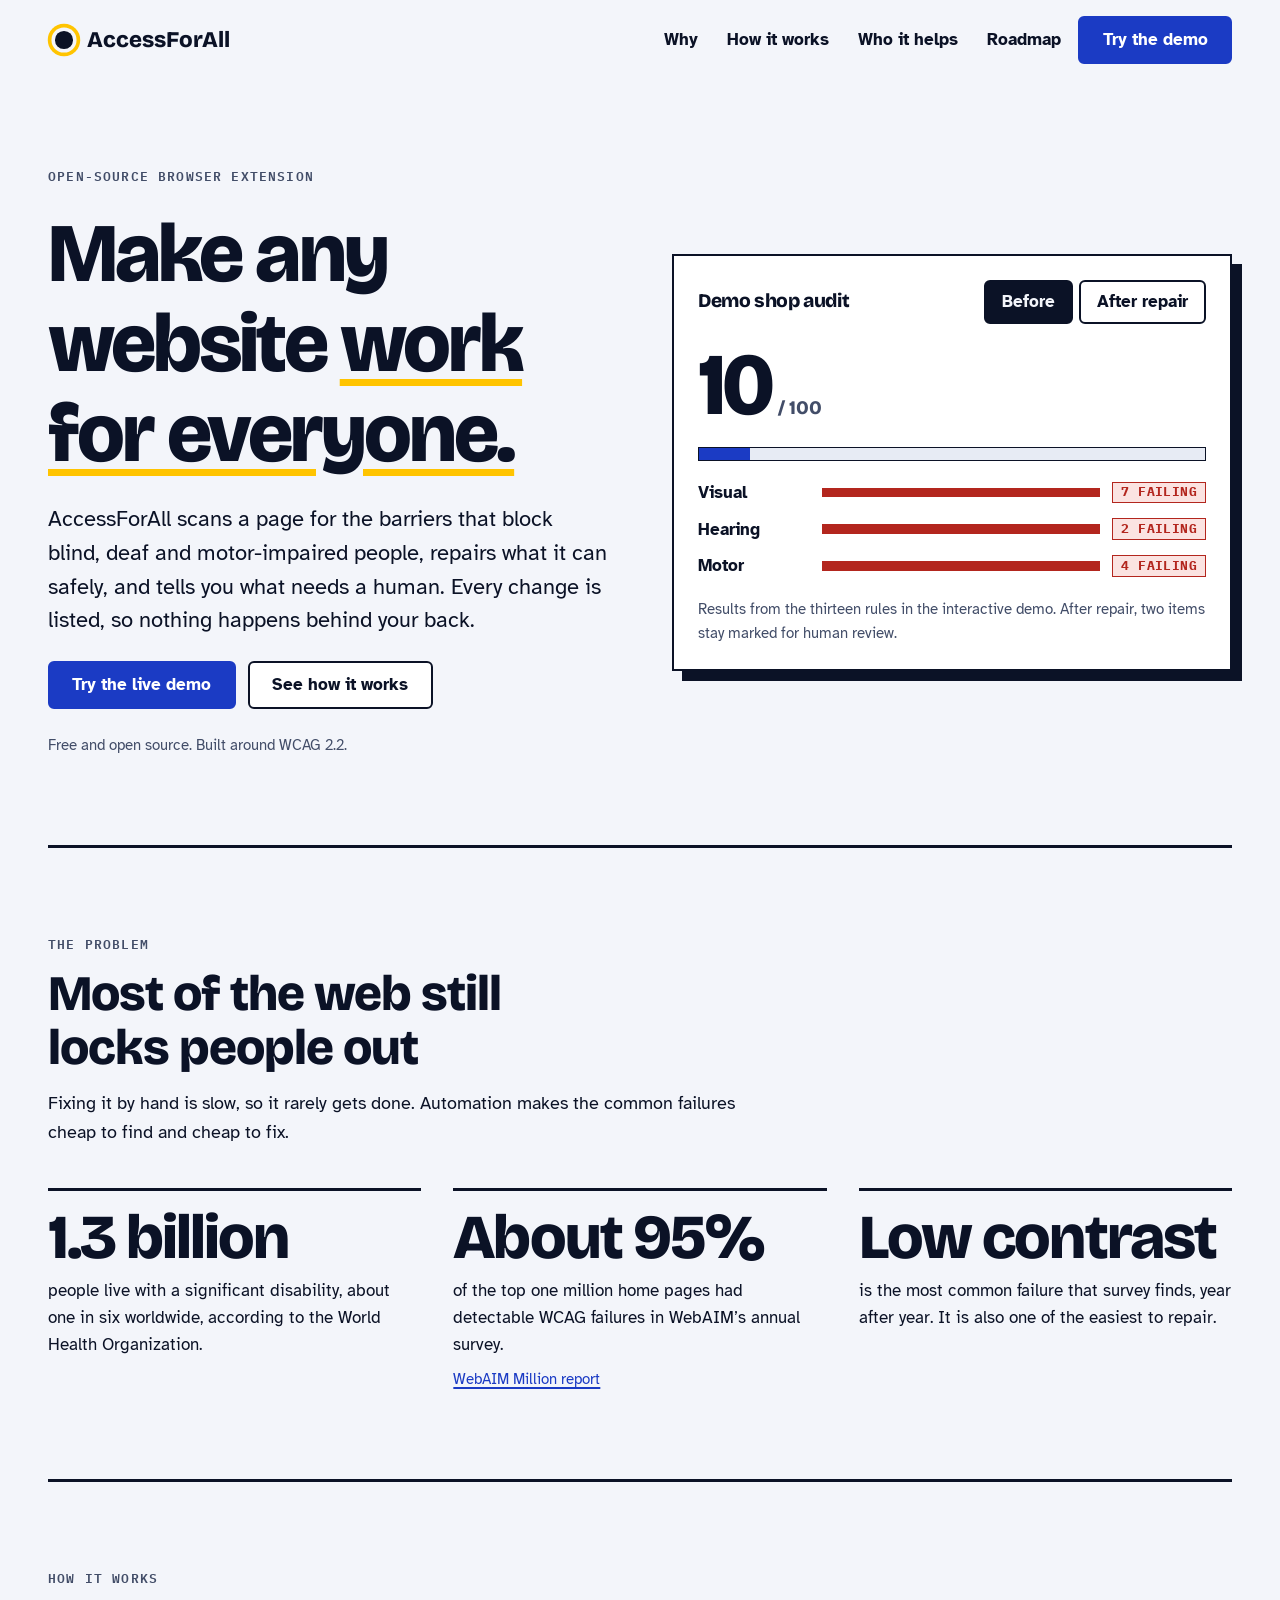
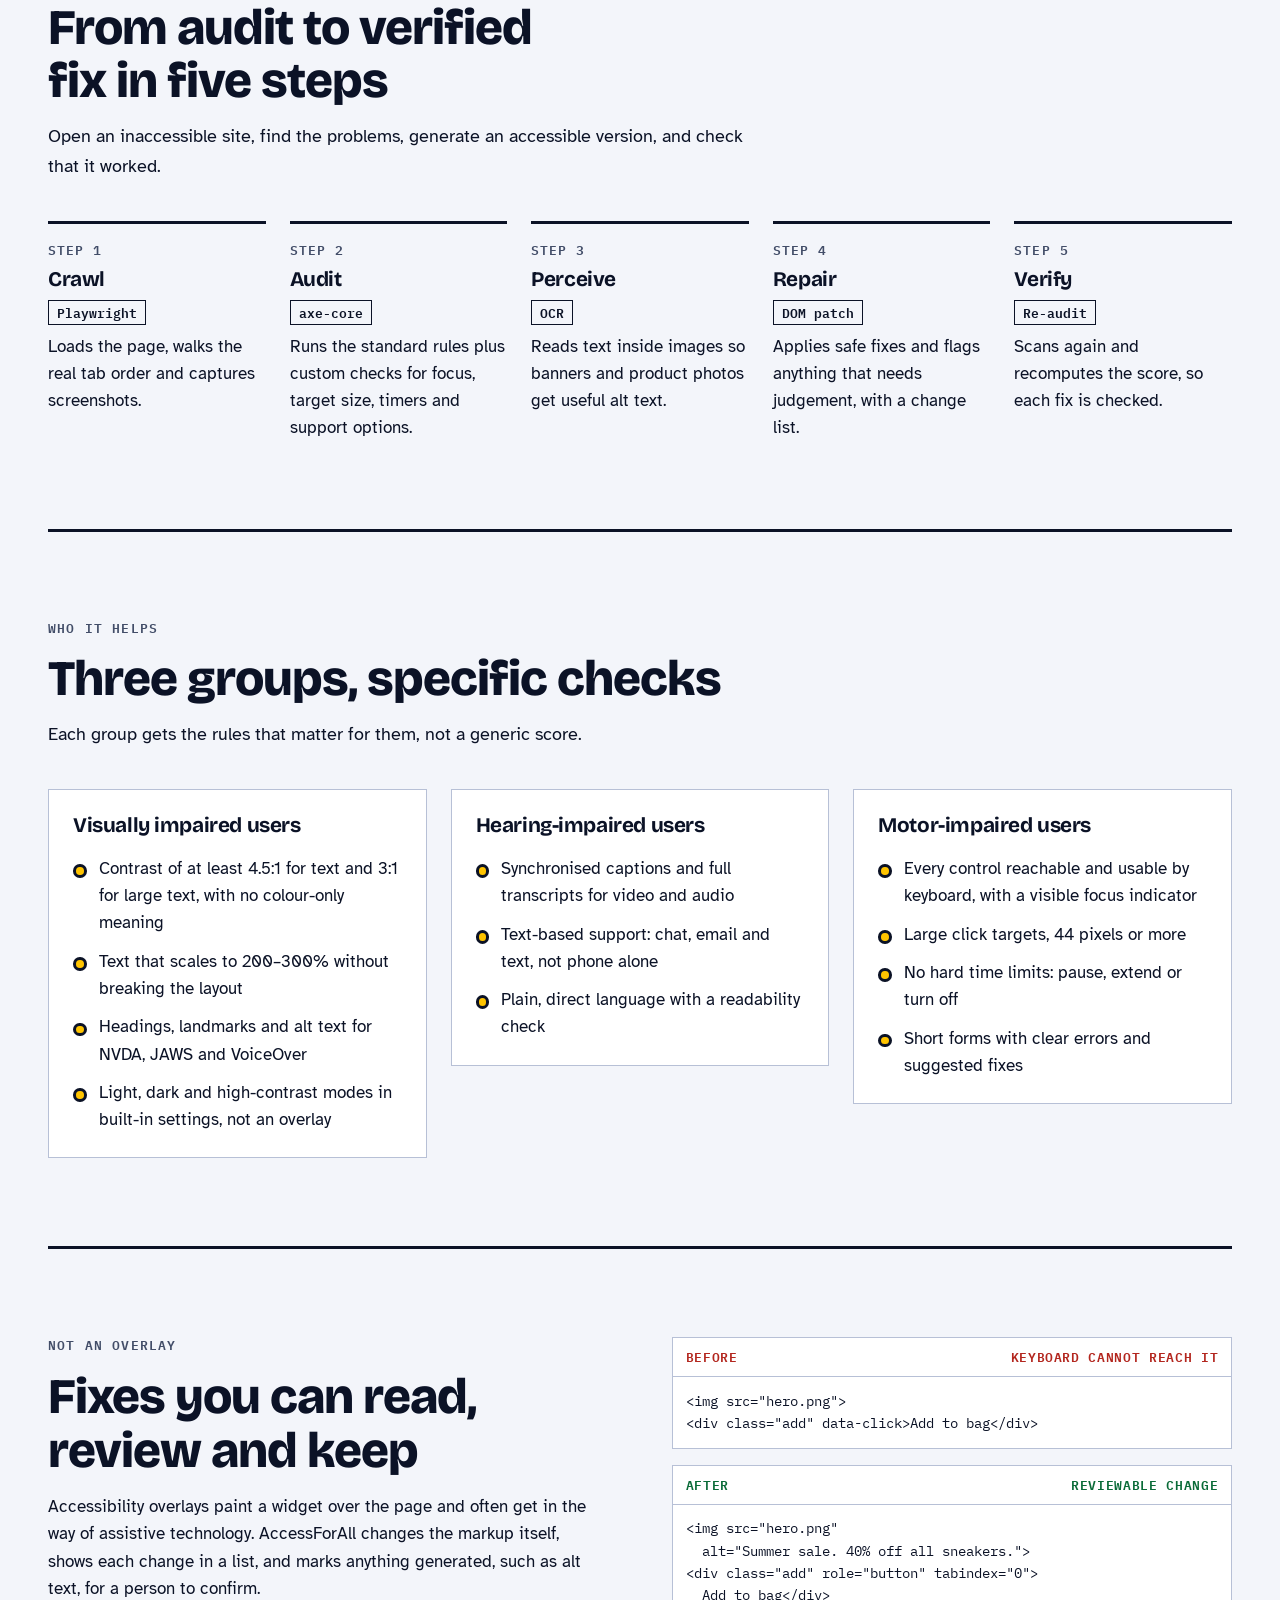
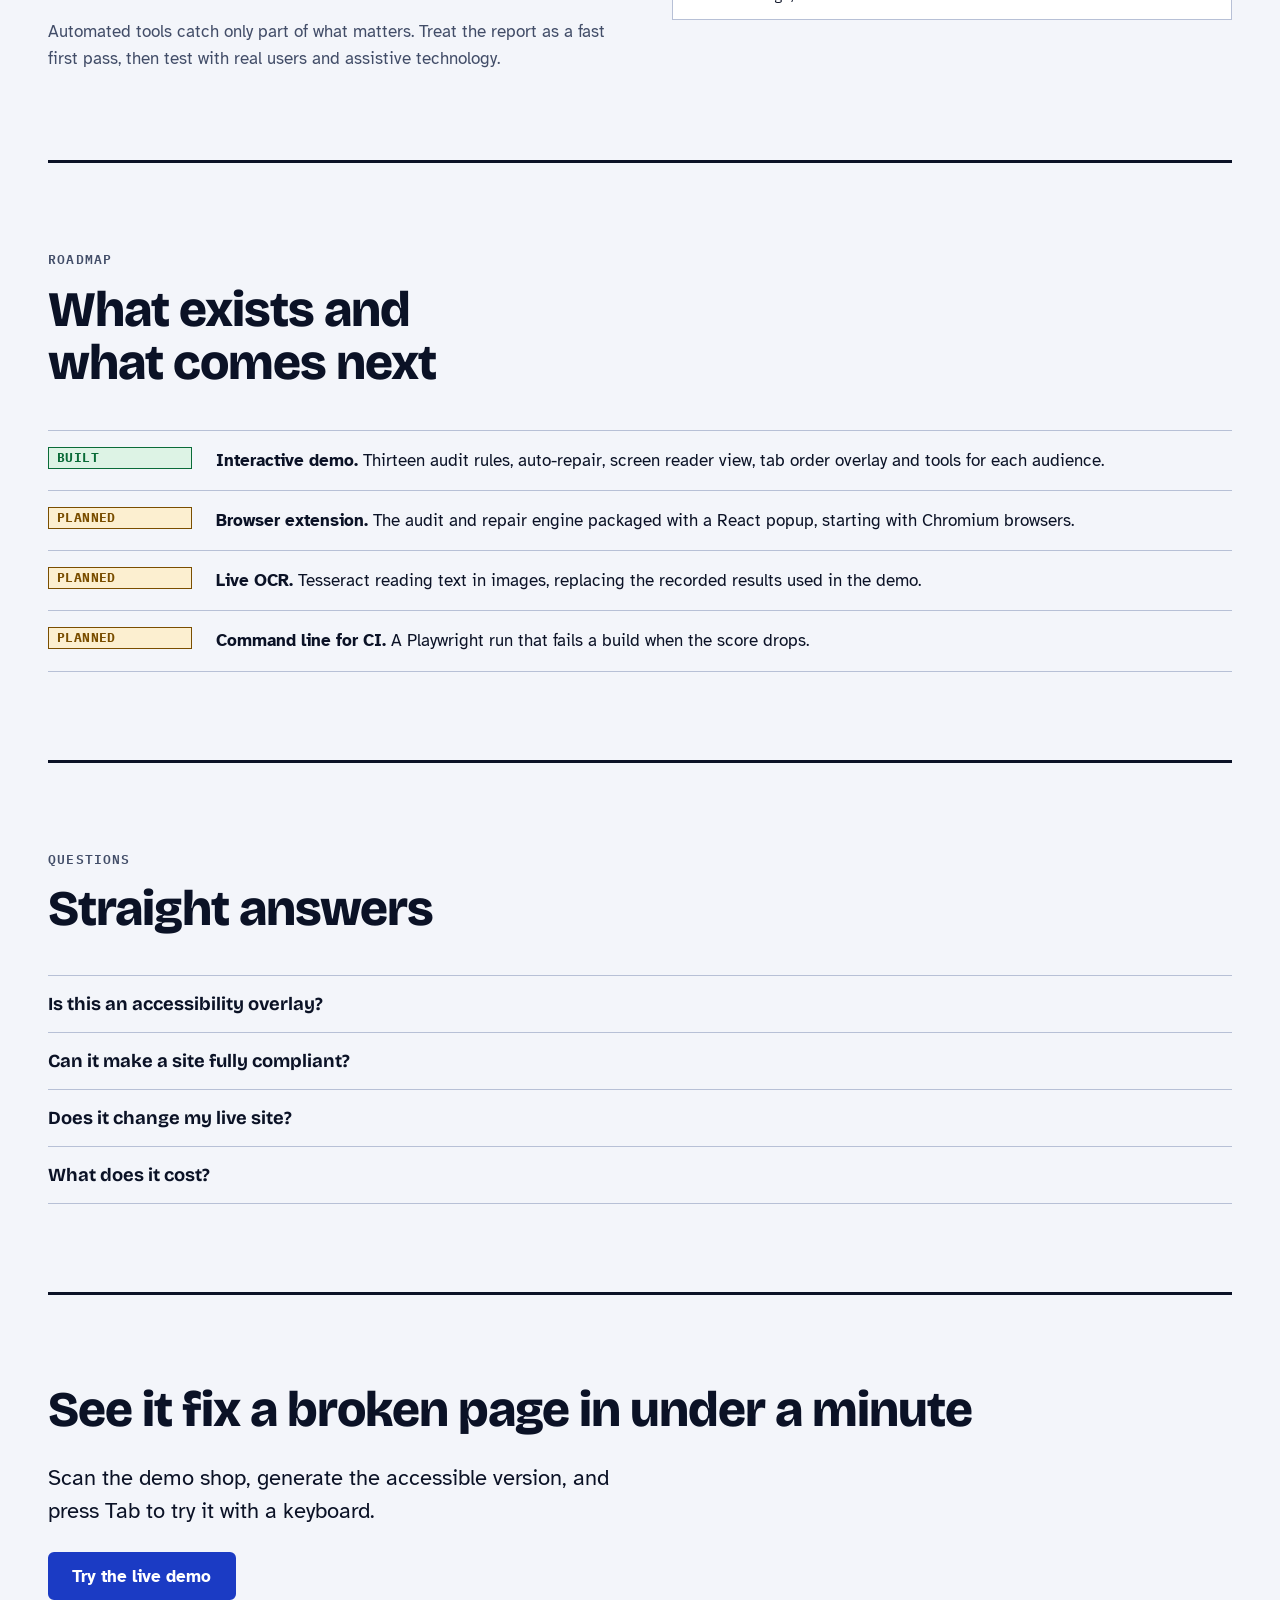
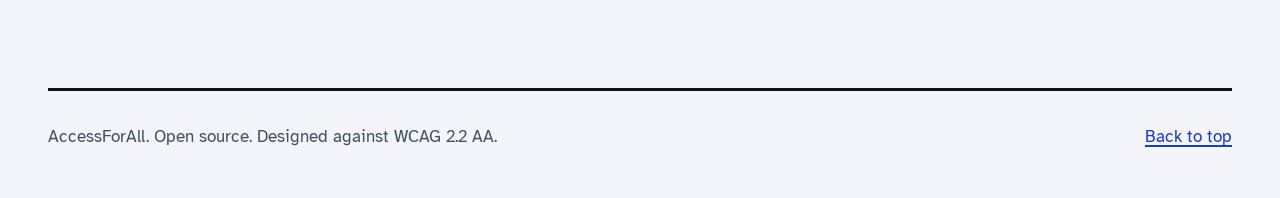
<file: web/index.html>
<!doctype html>
<html lang="en">
<head>
<meta charset="utf-8">
<meta name="viewport" content="width=device-width, initial-scale=1, viewport-fit=cover">
<title>AccessForAll</title>
<link rel="preconnect" href="https://fonts.googleapis.com">
<link rel="preconnect" href="https://fonts.gstatic.com" crossorigin>
<link rel="stylesheet" href="https://fonts.googleapis.com/css2?family=Atkinson+Hyperlegible:ital,wght@0,400;0,700;1,400&family=Bricolage+Grotesque:opsz,wght@12..96,700;12..96,800&family=IBM+Plex+Mono:wght@500;600&display=swap">
<link rel="stylesheet" href="landing.css">
</head>
<body>
<a class="skip" href="#main">Skip to main content</a>
<div class="wrap">
<header class="top" id="top">
  <a class="brand" href="#top"><span class="mark" aria-hidden="true"></span>AccessForAll</a>
  <nav aria-label="Page sections">
    <ul>
      <li><a href="#why">Why</a></li>
      <li><a href="#how">How it works</a></li>
      <li><a href="#who">Who it helps</a></li>
      <li><a href="#roadmap">Roadmap</a></li>
      <li><a class="btn primary" href="app/index.html">Try the demo</a></li>
    </ul>
  </nav>
</header>

<main id="main">
<section class="hero" aria-labelledby="h1">
  <div class="hero-copy">
    <p class="eyebrow">Open-source browser extension</p>
    <h1 id="h1">Make any website <span class="u">work for everyone.</span></h1>
    <p class="lede">AccessForAll scans a page for the barriers that block blind, deaf and motor-impaired people, repairs what it can safely, and tells you what needs a human. Every change is listed, so nothing happens behind your back.</p>
    <div class="row">
      <a class="btn primary" href="app/index.html">Try the live demo</a>
      <a class="btn" href="#how">See how it works</a>
    </div>
    <p class="fine">Free and open source. Built around WCAG 2.2.</p>
  </div>

  <div class="scorecard" role="group" aria-labelledby="scT">
    <div class="sc-top">
      <h2 id="scT" style="font-size:1.2rem">Demo shop audit</h2>
      <div class="seg" role="radiogroup" aria-label="Show results">
        <label><input type="radio" name="st" value="before" checked><span>Before</span></label>
        <label><input type="radio" name="st" value="after"><span>After repair</span></label>
      </div>
    </div>
    <div class="sc-num"><output id="scNum" aria-live="polite">10</output><span>/ 100</span></div>
    <div class="sc-bar" aria-hidden="true"><span id="scFill" style="width:10%"></span></div>
    <ul class="sc-rows" id="scRows">
      <li><span class="lab">Visual</span><span class="track" aria-hidden="true"><i style="width:100%"></i></span><span class="pill bad">7 failing</span></li>
      <li><span class="lab">Hearing</span><span class="track" aria-hidden="true"><i style="width:100%"></i></span><span class="pill bad">2 failing</span></li>
      <li><span class="lab">Motor</span><span class="track" aria-hidden="true"><i style="width:100%"></i></span><span class="pill bad">4 failing</span></li>
    </ul>
    <p class="fine">Results from the thirteen rules in the interactive demo. After repair, two items stay marked for human review.</p>
  </div>
</section>

<section class="sec" id="why" aria-labelledby="whyH">
  <div class="sec-head">
    <p class="eyebrow">The problem</p>
    <h2 id="whyH">Most of the web still locks people out</h2>
    <p>Fixing it by hand is slow, so it rarely gets done. Automation makes the common failures cheap to find and cheap to fix.</p>
  </div>
  <div class="facts">
    <div class="fact"><b>1.3 billion</b><p>people live with a significant disability, about one in six worldwide, according to the World Health Organization.</p></div>
    <div class="fact"><b>About 95%</b><p>of the top one million home pages had detectable WCAG failures in WebAIM’s annual survey.</p><a href="https://webaim.org/projects/million/" target="_blank" rel="noopener">WebAIM Million report</a></div>
    <div class="fact"><b>Low contrast</b><p>is the most common failure that survey finds, year after year. It is also one of the easiest to repair.</p></div>
  </div>
</section>

<section class="sec" id="how" aria-labelledby="howH">
  <div class="sec-head">
    <p class="eyebrow">How it works</p>
    <h2 id="howH">From audit to verified fix in five steps</h2>
    <p>Open an inaccessible site, find the problems, generate an accessible version, and check that it worked.</p>
  </div>
  <ol class="pipe">
    <li><h3>Crawl</h3><span class="chip">Playwright</span><p>Loads the page, walks the real tab order and captures screenshots.</p></li>
    <li><h3>Audit</h3><span class="chip">axe-core</span><p>Runs the standard rules plus custom checks for focus, target size, timers and support options.</p></li>
    <li><h3>Perceive</h3><span class="chip">OCR</span><p>Reads text inside images so banners and product photos get useful alt text.</p></li>
    <li><h3>Repair</h3><span class="chip">DOM patch</span><p>Applies safe fixes and flags anything that needs judgement, with a change list.</p></li>
    <li><h3>Verify</h3><span class="chip">Re-audit</span><p>Scans again and recomputes the score, so each fix is checked.</p></li>
  </ol>
</section>

<section class="sec" id="who" aria-labelledby="whoH">
  <div class="sec-head">
    <p class="eyebrow">Who it helps</p>
    <h2 id="whoH">Three groups, specific checks</h2>
    <p>Each group gets the rules that matter for them, not a generic score.</p>
  </div>
  <div class="aud">
    <article aria-labelledby="a1">
      <h3 id="a1">Visually impaired users</h3>
      <ul>
        <li>Contrast of at least 4.5:1 for text and 3:1 for large text, with no colour-only meaning</li>
        <li>Text that scales to 200–300% without breaking the layout</li>
        <li>Headings, landmarks and alt text for NVDA, JAWS and VoiceOver</li>
        <li>Light, dark and high-contrast modes in built-in settings, not an overlay</li>
      </ul>
    </article>
    <article aria-labelledby="a2">
      <h3 id="a2">Hearing-impaired users</h3>
      <ul>
        <li>Synchronised captions and full transcripts for video and audio</li>
        <li>Text-based support: chat, email and text, not phone alone</li>
        <li>Plain, direct language with a readability check</li>
      </ul>
    </article>
    <article aria-labelledby="a3">
      <h3 id="a3">Motor-impaired users</h3>
      <ul>
        <li>Every control reachable and usable by keyboard, with a visible focus indicator</li>
        <li>Large click targets, 44 pixels or more</li>
        <li>No hard time limits: pause, extend or turn off</li>
        <li>Short forms with clear errors and suggested fixes</li>
      </ul>
    </article>
  </div>
</section>

<section class="sec" aria-labelledby="ovH">
  <div class="split">
    <div class="copy">
      <p class="eyebrow">Not an overlay</p>
      <h2 id="ovH">Fixes you can read, review and keep</h2>
      <p>Accessibility overlays paint a widget over the page and often get in the way of assistive technology. AccessForAll changes the markup itself, shows each change in a list, and marks anything generated, such as alt text, for a person to confirm.</p>
      <p class="muted">Automated tools catch only part of what matters. Treat the report as a fast first pass, then test with real users and assistive technology.</p>
    </div>
    <div class="code">
      <figure class="b"><figcaption><span>Before</span><span>keyboard cannot reach it</span></figcaption>
<pre><code>&lt;img src="hero.png"&gt;
&lt;div class="add" data-click&gt;Add to bag&lt;/div&gt;</code></pre></figure>
      <figure class="a"><figcaption><span>After</span><span>reviewable change</span></figcaption>
<pre><code>&lt;img src="hero.png"
  alt="Summer sale. 40% off all sneakers."&gt;
&lt;div class="add" role="button" tabindex="0"&gt;
  Add to bag&lt;/div&gt;</code></pre></figure>
    </div>
  </div>
</section>

<section class="sec" id="roadmap" aria-labelledby="rdH">
  <div class="sec-head">
    <p class="eyebrow">Roadmap</p>
    <h2 id="rdH">What exists and what comes next</h2>
  </div>
  <ul class="road">
    <li><span class="pill ok">Built</span><p><strong>Interactive demo.</strong> Thirteen audit rules, auto-repair, screen reader view, tab order overlay and tools for each audience.</p></li>
    <li><span class="pill warn">Planned</span><p><strong>Browser extension.</strong> The audit and repair engine packaged with a React popup, starting with Chromium browsers.</p></li>
    <li><span class="pill warn">Planned</span><p><strong>Live OCR.</strong> Tesseract reading text in images, replacing the recorded results used in the demo.</p></li>
    <li><span class="pill warn">Planned</span><p><strong>Command line for CI.</strong> A Playwright run that fails a build when the score drops.</p></li>
  </ul>
</section>

<section class="sec" aria-labelledby="faqH">
  <div class="sec-head"><p class="eyebrow">Questions</p><h2 id="faqH">Straight answers</h2></div>
  <div class="faq">
    <details><summary>Is this an accessibility overlay?</summary><p>No. Overlays add a widget on top of a page. AccessForAll edits the page’s own markup and lists every change so you can review it.</p></details>
    <details><summary>Can it make a site fully compliant?</summary><p>No tool can. Automation finds and fixes many common failures, and flags the rest. Judgement calls such as alt text wording stay marked for review, and real-user testing is still needed.</p></details>
    <details><summary>Does it change my live site?</summary><p>The extension patches the page in your own browser, so you can see the accessible version and export the list of changes. Applying them to your source code is up to you.</p></details>
    <details><summary>What does it cost?</summary><p>It is designed as an open-source project, free to use and to inspect.</p></details>
  </div>
</section>

<section class="cta" aria-labelledby="ctaH">
  <h2 id="ctaH">See it fix a broken page in under a minute</h2>
  <p class="lede">Scan the demo shop, generate the accessible version, and press Tab to try it with a keyboard.</p>
  <a class="btn primary" href="app/index.html">Try the live demo</a>
</section>
</main>

<footer class="foot">
  <p>AccessForAll. Open source. Designed against WCAG 2.2 AA.</p>
  <a href="#top">Back to top</a>
</footer>
</div>
<script src="landing.js"></script>
</body>
</html>
</file>
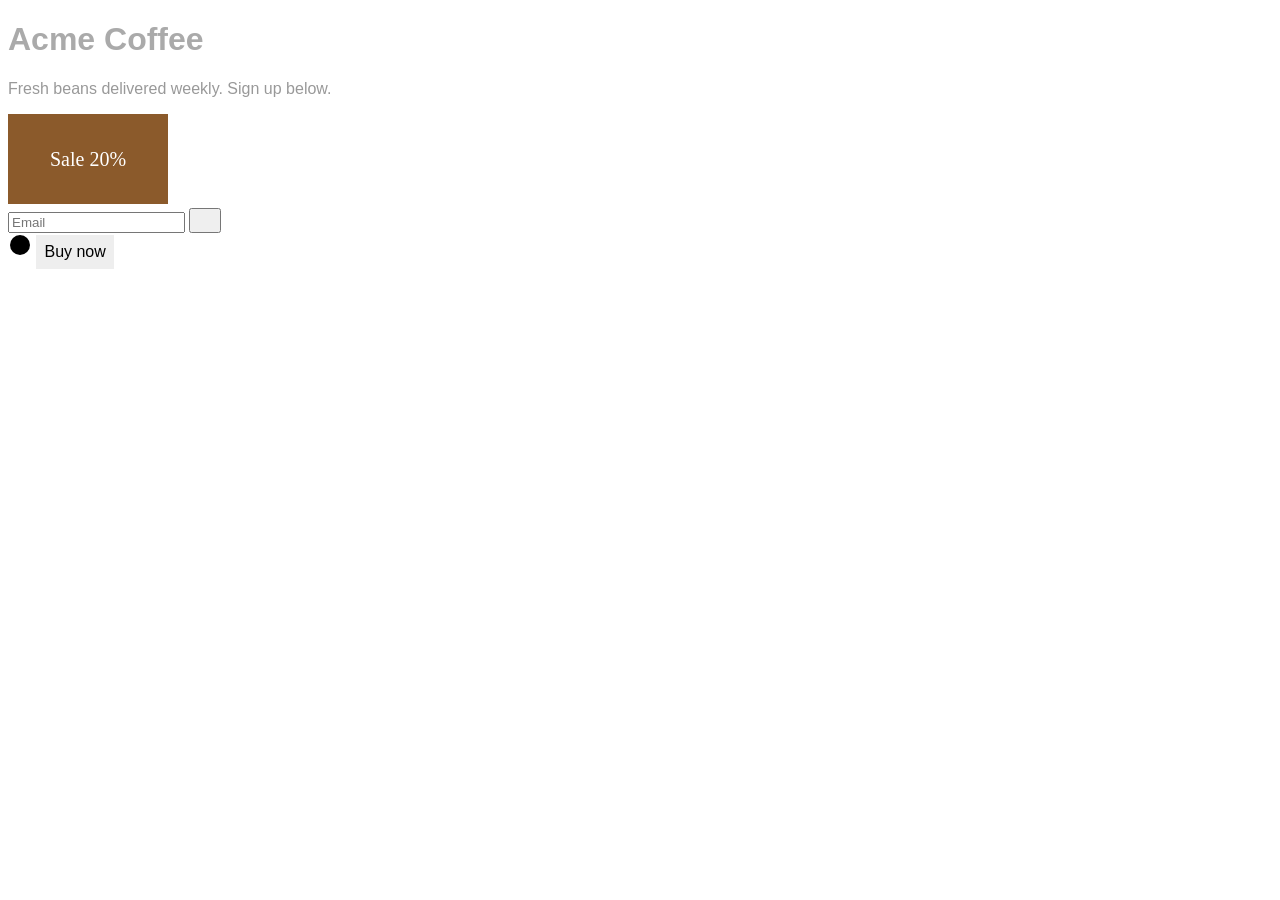
<file: demo/inaccessible.html>
<!doctype html>
<html>
<head><title></title><meta name="viewport" content="width=device-width, user-scalable=no"></head>
<body style="font-family:sans-serif">
  <h1 style="color:#aaa">Acme Coffee</h1>
  <p style="color:#999">Fresh beans delivered weekly. Sign up below.</p>
  <img src="data:image/svg+xml;utf8,<svg xmlns='http://www.w3.org/2000/svg' width='160' height='90'><rect width='160' height='90' fill='%238b5a2b'/><text x='80' y='52' fill='white' font-size='20' text-anchor='middle'>Sale 20%</text></svg>">
  <form>
    <input type="email" placeholder="Email">
    <button><svg width="16" height="16"><path d="M2 8h12"/></svg></button>
  </form>
  <a href="/cart"><img src="data:image/svg+xml;utf8,<svg xmlns='http://www.w3.org/2000/svg' width='24' height='24'><circle cx='12' cy='12' r='10' fill='black'/></svg>"></a>
  <div onclick="alert('buy')" style="display:inline-block;padding:8px;background:#eee">Buy now</div>
</body>
</html>
</file>
<file: web/landing.css>
/* Standalone reset (the artifact viewer normally supplies this) */
html{color-scheme:light}
:root{padding-top:env(safe-area-inset-top,0px);padding-bottom:env(safe-area-inset-bottom,0px)}
[hidden]{display:none!important}
img{max-width:100%}
:root{
  /* Layout: left-aligned hero with a live score card, ruled sections, one audience grid, a code before/after, honest roadmap. Yellow is reserved for the focus ring motif. */
  --bg:#F3F5FA; --surface:#FFFFFF; --surface2:#E7EBF4; --fg:#0B1226; --muted:#424D68; --line:#B7C0D6;
  --accent:#1B3BC4; --accent-fg:#FFFFFF; --focus:#FFC400;
  --ok:#0A6B38; --ok-bg:#DDF3E5; --bad:#B3261E; --bad-bg:#FBE3E1; --warn:#7A4E00; --warn-bg:#FCEFD0;
  --font-display:'Bricolage Grotesque','Atkinson Hyperlegible',system-ui,sans-serif;
  --font-body:'Atkinson Hyperlegible',system-ui,-apple-system,'Segoe UI',Roboto,sans-serif;
  --font-mono:'IBM Plex Mono',ui-monospace,SFMono-Regular,Menlo,monospace;
}
@media (prefers-color-scheme:dark){
  :root:not([data-theme="light"]){
    --bg:#0A1020; --surface:#131B33; --surface2:#1C2644; --fg:#EEF2FF; --muted:#AEB8D6; --line:#34416A;
    --accent:#8FA8FF; --accent-fg:#0A1020; --focus:#FFD54A;
    --ok:#6FD79A; --ok-bg:#0F2E1E; --bad:#FF908A; --bad-bg:#3A1515; --warn:#F5BE55; --warn-bg:#35270A;
    color-scheme:dark;
  }
}
:root[data-theme="dark"]{
  --bg:#0A1020; --surface:#131B33; --surface2:#1C2644; --fg:#EEF2FF; --muted:#AEB8D6; --line:#34416A;
  --accent:#8FA8FF; --accent-fg:#0A1020; --focus:#FFD54A;
  --ok:#6FD79A; --ok-bg:#0F2E1E; --bad:#FF908A; --bad-bg:#3A1515; --warn:#F5BE55; --warn-bg:#35270A;
  color-scheme:dark;
}
*,*::before,*::after{box-sizing:border-box}
body{
  margin:0;background:var(--bg);color:var(--fg);font-family:var(--font-body);font-size:1.0625rem;line-height:1.6;
  padding-block:0;
  padding-left:max(16px,env(safe-area-inset-left,0px));
  padding-right:max(16px,env(safe-area-inset-right,0px));
}
.wrap{max-width:74rem;margin-inline:auto}
h1,h2,h3{font-family:var(--font-display);margin:0;text-wrap:balance;overflow-wrap:anywhere;line-height:1.08;letter-spacing:-.02em}
h1{font-weight:800;font-size:clamp(2.6rem,1rem + 6vw,5.2rem);letter-spacing:-.035em}
h2{font-weight:800;font-size:clamp(1.9rem,1rem + 3vw,3.1rem)}
h3{font-weight:700;font-size:1.3rem;line-height:1.2}
p{margin:0}
a{color:var(--accent);text-underline-offset:.2em;text-decoration-thickness:.1em}
code,pre,.mono{font-family:var(--font-mono);font-size:.9rem}
.eyebrow{font:600 .8125rem/1.3 var(--font-mono);letter-spacing:.09em;text-transform:uppercase;color:var(--muted)}
.muted{color:var(--muted)}
:focus-visible{outline:3px solid var(--fg);outline-offset:2px;box-shadow:0 0 0 6px var(--focus)}
.skip{position:absolute;left:-9999px;top:max(1rem,env(safe-area-inset-top,0px));z-index:50;background:var(--fg);color:var(--bg);padding:.75rem 1rem;font-weight:700}
.skip:focus{left:1rem}
.btn{font:inherit;font-weight:700;cursor:pointer;display:inline-flex;align-items:center;justify-content:center;min-height:48px;padding:.5rem 1.4rem;background:var(--surface);color:var(--fg);border:2px solid var(--fg);border-radius:6px;text-decoration:none;text-align:center}
.btn:hover{background:var(--surface2)}
.btn.primary{background:var(--accent);color:var(--accent-fg);border-color:var(--accent)}
.btn.primary:hover{filter:brightness(1.1)}
.row{display:flex;flex-wrap:wrap;gap:.75rem;align-items:center}

/* header */
.top{display:flex;flex-wrap:wrap;align-items:center;justify-content:space-between;gap:.25rem 1.5rem;padding-block:1rem}
.brand{display:inline-flex;align-items:center;gap:.9rem;color:var(--fg);font:800 1.4rem/1 var(--font-display);text-decoration:none;min-height:48px}
.mark{width:1.1rem;height:1.1rem;border-radius:50%;background:var(--fg);box-shadow:0 0 0 .22rem var(--bg),0 0 0 .45rem var(--focus);margin-left:.45rem}
.top nav ul{display:flex;flex-wrap:wrap;gap:.1rem .4rem;list-style:none;margin:0;padding:0;align-items:center}
.top nav a:not(.btn){display:inline-flex;align-items:center;min-height:48px;padding:0 .7rem;color:var(--fg);font-weight:700;text-decoration:none}
.top nav a:not(.btn):hover{text-decoration:underline;text-decoration-color:var(--focus);text-decoration-thickness:.2em}

/* hero */
.hero{display:grid;gap:3rem 4rem;grid-template-columns:repeat(auto-fit,minmax(min(100%,24rem),1fr));align-items:center;padding-block:clamp(2.5rem,7vw,5.5rem)}
.hero-copy{display:grid;gap:1.5rem;justify-items:start}
.hero h1 .u{text-decoration:underline;text-decoration-color:var(--focus);text-decoration-thickness:.09em;text-underline-offset:.1em}
.lede{font-size:clamp(1.15rem,1rem + .6vw,1.4rem);line-height:1.5;max-width:36rem}
.fine{font-size:.9375rem;color:var(--muted)}
.scorecard{background:var(--surface);border:2px solid var(--fg);padding:1.5rem;display:grid;gap:1.1rem;min-width:0;box-shadow:10px 10px 0 var(--fg)}
.sc-top{display:flex;flex-wrap:wrap;justify-content:space-between;align-items:center;gap:.75rem}
.seg{display:flex;gap:.4rem}
.seg label{position:relative;font-weight:700}
.seg input{position:absolute;inset:0;width:100%;height:100%;opacity:0;margin:0;cursor:pointer}
.seg span{display:flex;align-items:center;min-height:44px;padding:0 1rem;border:2px solid var(--fg);border-radius:6px;background:var(--surface)}
.seg input:checked + span{background:var(--fg);color:var(--bg)}
.sc-num{display:flex;align-items:baseline;gap:.4rem;font-family:var(--font-display);font-weight:800;line-height:1}
.sc-num output{font-size:clamp(3.5rem,2rem + 6vw,5.5rem);letter-spacing:-.04em}
.sc-num span{font-size:1.2rem;color:var(--muted)}
.sc-bar{height:.9rem;background:var(--surface2);border:1.5px solid var(--fg)}
.sc-bar span{display:block;height:100%;background:var(--accent);transition:width .6s ease}
.sc-rows{list-style:none;margin:0;padding:0;display:grid;gap:.6rem}
.sc-rows li{display:grid;grid-template-columns:minmax(5.5rem,7rem) minmax(0,1fr) auto;gap:.75rem;align-items:center}
.sc-rows .lab{font-weight:700}
.sc-rows .track{height:.6rem;background:var(--surface2)}
.sc-rows .track i{display:block;height:100%;background:var(--bad);transition:width .6s ease,background .3s}
.sc-rows.after .track i{background:var(--ok)}
.pill{display:inline-block;font:700 .8125rem/1.4 var(--font-mono);letter-spacing:.03em;text-transform:uppercase;padding:.05rem .5rem;border:1.5px solid currentColor;white-space:nowrap}
.pill.bad{color:var(--bad);background:var(--bad-bg)}
.pill.warn{color:var(--warn);background:var(--warn-bg)}
.pill.ok{color:var(--ok);background:var(--ok-bg)}

/* sections */
.sec{padding-block:clamp(3rem,7vw,5.5rem);border-top:3px solid var(--fg)}
.sec-head{display:grid;gap:.9rem;max-width:44rem;margin-bottom:2.5rem}
.sec-head p:not(.eyebrow){font-size:1.15rem}
.facts{display:grid;gap:2rem;grid-template-columns:repeat(auto-fit,minmax(min(100%,17rem),1fr))}
.fact{display:grid;gap:.5rem;align-content:start;border-top:3px solid var(--fg);padding-top:1rem}
.fact b{font:800 clamp(2.6rem,1.5rem + 3vw,4rem)/1 var(--font-display);letter-spacing:-.03em}
.fact a{font-size:.9375rem}
.pipe{list-style:none;margin:0;padding:0;display:grid;gap:1.5rem;grid-template-columns:repeat(auto-fit,minmax(min(100%,13rem),1fr));counter-reset:s}
.pipe li{counter-increment:s;border-top:3px solid var(--fg);padding-top:.9rem;display:grid;gap:.45rem;align-content:start}
.pipe li::before{content:"Step " counter(s);font:600 .8125rem var(--font-mono);letter-spacing:.08em;text-transform:uppercase;color:var(--muted)}
.chip{justify-self:start;font:600 .8125rem var(--font-mono);border:1.5px solid var(--fg);padding:.05rem .5rem}
.aud{display:grid;gap:1.5rem;grid-template-columns:repeat(auto-fit,minmax(min(100%,20rem),1fr));align-items:start}
.aud article{background:var(--surface);border:1.5px solid var(--line);padding:1.5rem;display:grid;gap:1rem;min-width:0}
.aud ul{margin:0;padding:0;list-style:none;display:grid;gap:.7rem}
.aud li{padding-left:1.6rem;position:relative}
.aud li::before{content:"";position:absolute;left:0;top:.55em;width:.85rem;height:.85rem;border-radius:50%;border:3px solid var(--fg);background:var(--focus)}
.split{display:grid;gap:2.5rem 4rem;grid-template-columns:repeat(auto-fit,minmax(min(100%,24rem),1fr));align-items:start}
.split .copy{display:grid;gap:1rem}
.code{display:grid;gap:1rem;min-width:0}
.code figure{margin:0;border:1.5px solid var(--line);background:var(--surface);min-width:0}
.code figcaption{display:flex;justify-content:space-between;gap:.5rem;padding:.5rem .8rem;border-bottom:1.5px solid var(--line);font:600 .8125rem var(--font-mono);letter-spacing:.05em;text-transform:uppercase}
.code pre{margin:0;padding:.8rem;overflow-x:auto;line-height:1.55}
.code .b figcaption{color:var(--bad)}
.code .a figcaption{color:var(--ok)}
.road{list-style:none;margin:0;padding:0;display:grid;gap:0;border-top:1.5px solid var(--line)}
.road li{display:grid;grid-template-columns:minmax(7rem,9rem) minmax(0,1fr);gap:.5rem 1.5rem;padding:1rem 0;border-bottom:1.5px solid var(--line);align-items:start}
.faq details{border-bottom:1.5px solid var(--line)}
.faq details:first-of-type{border-top:1.5px solid var(--line)}
.faq summary{cursor:pointer;min-height:56px;display:flex;align-items:center;font:700 1.15rem var(--font-display);padding-block:.4rem}
.faq details p{padding-bottom:1.2rem;max-width:46rem}
.cta{padding-block:clamp(3rem,7vw,5.5rem);border-top:3px solid var(--fg);display:grid;gap:1.5rem;justify-items:start}
footer.foot{border-top:3px solid var(--fg);padding-block:2rem 3rem;display:flex;flex-wrap:wrap;justify-content:space-between;gap:1rem;color:var(--muted)}
@media (prefers-reduced-motion:reduce){*,*::before,*::after{animation:none !important;transition:none !important}}
</file>
